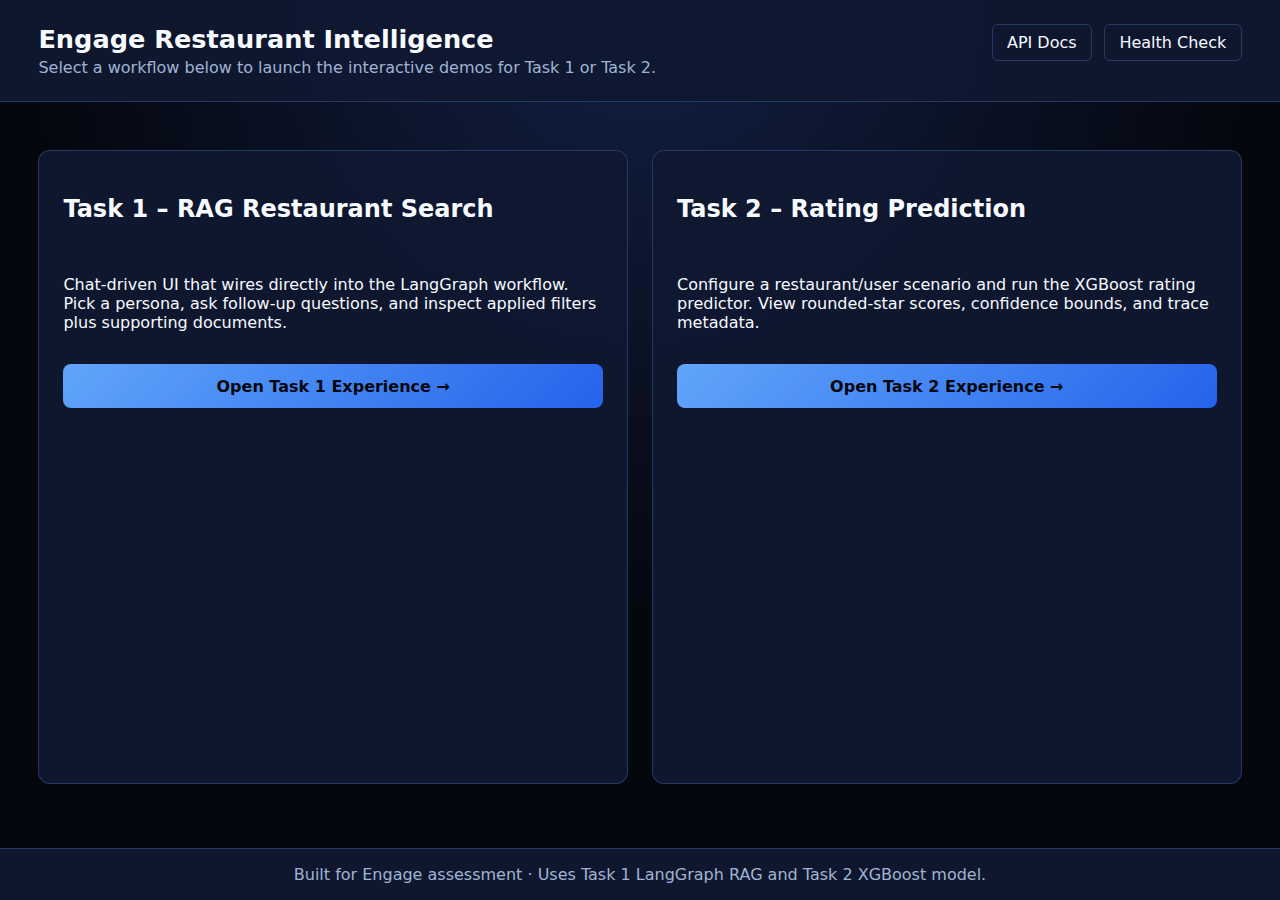
<file: task-3/backend/static/index.html>
<!DOCTYPE html>
<html lang="en">
  <head>
    <meta charset="UTF-8" />
    <meta
      name="viewport"
      content="width=device-width, initial-scale=1.0"
    />
    <title>Engage Restaurant Intelligence</title>
    <link rel="stylesheet" href="styles.css" />
  </head>
  <body>
    <header>
      <div>
        <h1>Engage Restaurant Intelligence</h1>
        <p>Select a workflow below to launch the interactive demos for Task&nbsp;1 or Task&nbsp;2.</p>
      </div>
      <div class="header-links">
        <a href="/docs" target="_blank" rel="noreferrer">API Docs</a>
        <a href="/v1/healthz" target="_blank" rel="noreferrer">Health Check</a>
      </div>
    </header>

    <main class="landing-grid">
      <article class="card landing-card">
        <h2>Task 1 – RAG Restaurant Search</h2>
        <p>
          Chat-driven UI that wires directly into the LangGraph workflow. Pick a persona,
          ask follow-up questions, and inspect applied filters plus supporting documents.
        </p>
        <a class="cta-link" href="task1.html">Open Task 1 Experience →</a>
      </article>

      <article class="card landing-card">
        <h2>Task 2 – Rating Prediction</h2>
        <p>
          Configure a restaurant/user scenario and run the XGBoost rating predictor.
          View rounded-star scores, confidence bounds, and trace metadata.
        </p>
        <a class="cta-link" href="task2.html">Open Task 2 Experience →</a>
      </article>
    </main>

    <footer>
      Built for Engage assessment &middot; Uses Task&nbsp;1 LangGraph RAG and Task&nbsp;2 XGBoost model.
    </footer>
  </body>
</html>
</file>
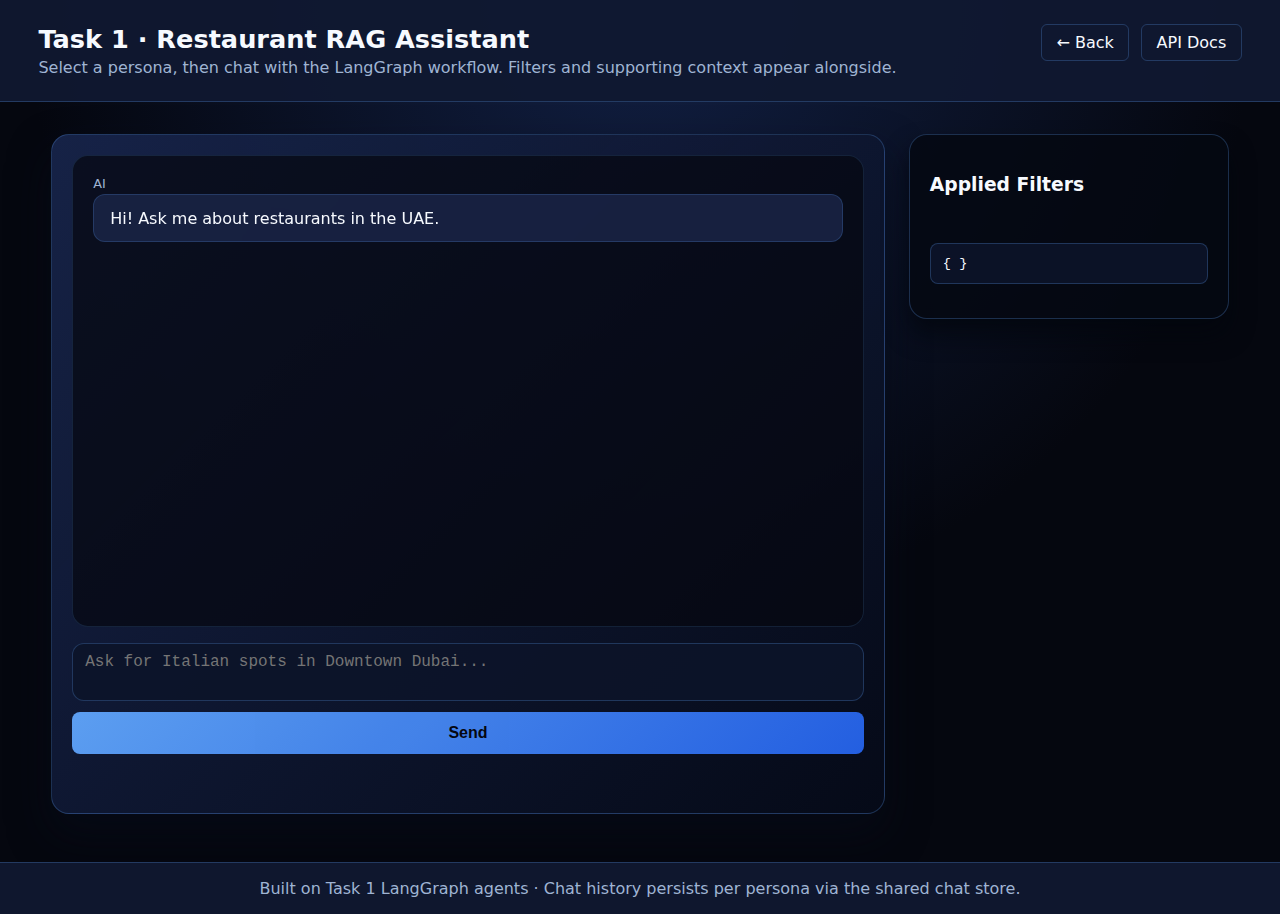
<file: task-3/backend/static/task1.html>
<!DOCTYPE html>
<html lang="en">
  <head>
    <meta charset="UTF-8" />
    <meta name="viewport" content="width=device-width, initial-scale=1.0" />
    <title>Task 1 &mdash; RAG Assistant</title>
    <link rel="stylesheet" href="styles.css" />
  </head>
  <body class="task-page">
    <header>
      <div>
        <h1>Task 1 &middot; Restaurant RAG Assistant</h1>
        <p>Select a persona, then chat with the LangGraph workflow. Filters and supporting context appear alongside.</p>
      </div>
      <div class="header-links">
        <a href="/ui/" rel="noreferrer">← Back</a>
        <a href="/docs" target="_blank" rel="noreferrer">API Docs</a>
      </div>
    </header>

    <main class="task1-layout no-persona">
      <section class="chat-panel">
        <div id="chatLog" class="chat-log">
          <div class="chat-message ai">
            <div class="label">AI</div>
            <div class="bubble">Hi! Ask me about restaurants in the UAE.</div>
          </div>
        </div>
        <form id="chatForm" class="chat-input">
          <textarea id="chatInput" placeholder="Ask for Italian spots in Downtown Dubai..." rows="2" required></textarea>
          <button type="submit">Send</button>
        </form>
        <div id="chatStatus" class="status"></div>
      </section>

      <aside class="filters-panel card">
        <h3>Applied Filters</h3>
        <pre id="filterBox">{ }</pre>
      </aside>
    </main>

    <footer>
      Built on Task 1 LangGraph agents &middot; Chat history persists per persona via the shared chat store.
    </footer>

    <script type="module" src="task1.js"></script>
  </body>
</html>
</file>
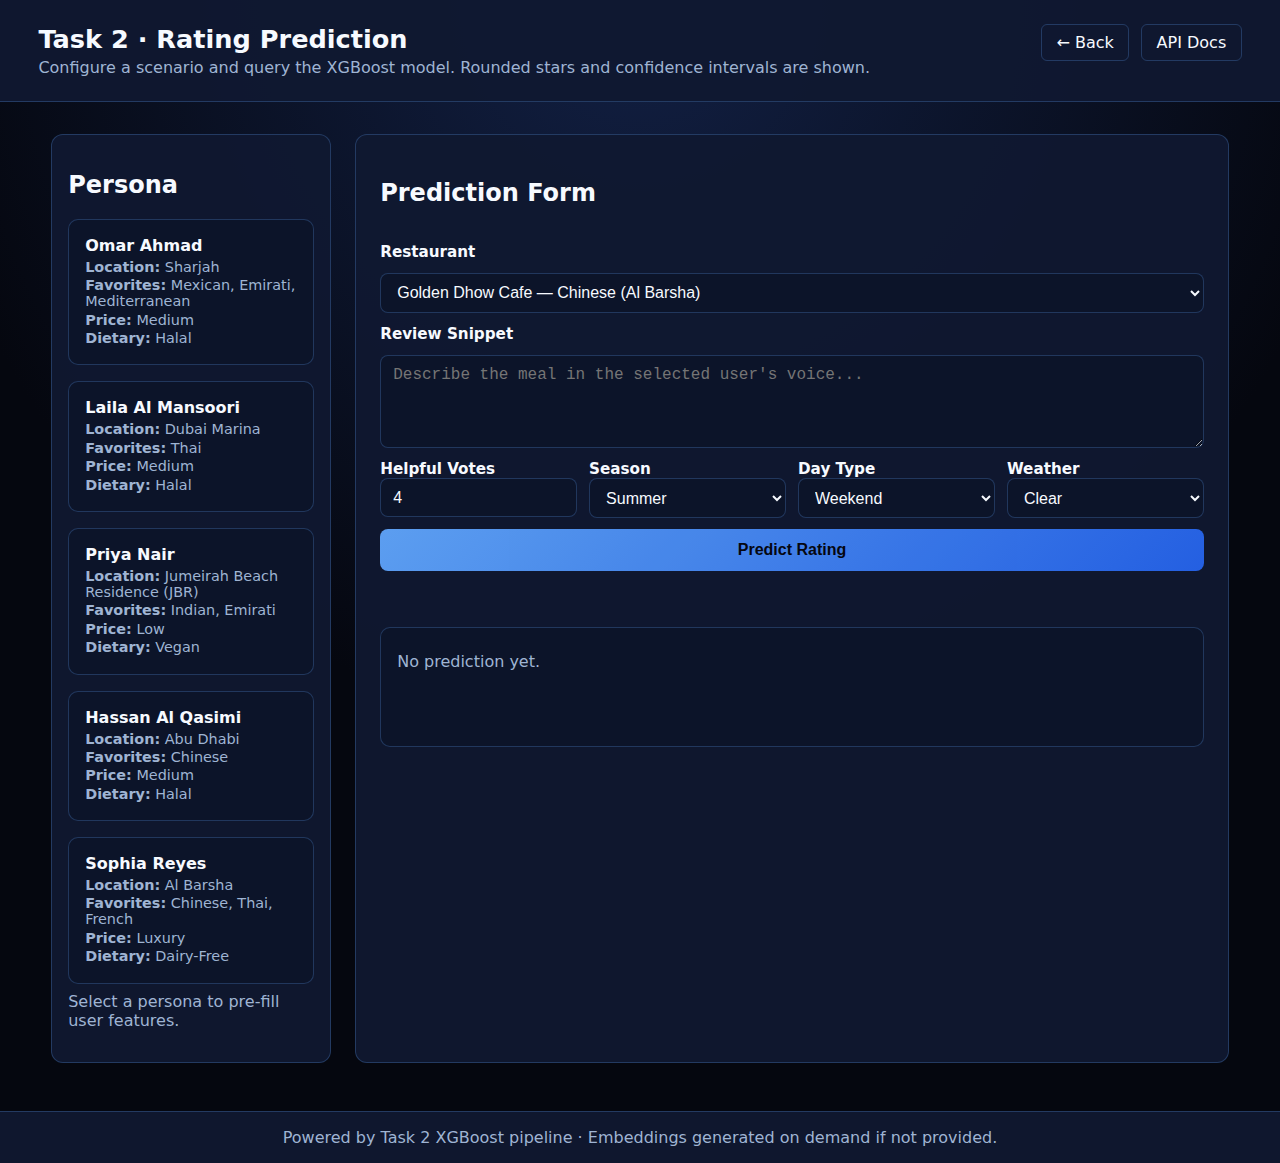
<file: task-3/backend/static/task2.html>
<!DOCTYPE html>
<html lang="en">
  <head>
    <meta charset="UTF-8" />
    <meta name="viewport" content="width=device-width, initial-scale=1.0" />
    <title>Task 2 &mdash; Rating Prediction</title>
    <link rel="stylesheet" href="styles.css" />
  </head>
  <body class="task-page">
    <header>
      <div>
        <h1>Task 2 &middot; Rating Prediction</h1>
        <p>Configure a scenario and query the XGBoost model. Rounded stars and confidence intervals are shown.</p>
      </div>
      <div class="header-links">
        <a href="/ui/" rel="noreferrer">← Back</a>
        <a href="/docs" target="_blank" rel="noreferrer">API Docs</a>
      </div>
    </header>

    <main class="task2-layout">
      <section class="persona-panel">
        <h2>Persona</h2>
        <div id="personaCards" class="user-grid"></div>
        <p id="personaNote" class="muted">Select a persona to pre-fill user features.</p>
      </section>

      <section class="prediction-panel card">
        <h2>Prediction Form</h2>
        <form id="ratingForm">
          <label for="restaurantSelect">Restaurant</label>
          <select id="restaurantSelect"></select>

          <label for="reviewText">Review Snippet</label>
          <textarea
            id="reviewText"
            rows="4"
            placeholder="Describe the meal in the selected user's voice..."
            required
          ></textarea>

          <div class="form-grid">
            <label>
              Helpful Votes
              <input type="number" id="helpfulCount" min="0" value="4" />
            </label>
            <label>
              Season
              <select id="seasonSelect">
                <option>Winter</option>
                <option>Spring</option>
                <option selected>Summer</option>
                <option>Autumn</option>
              </select>
            </label>
            <label>
              Day Type
              <select id="dayTypeSelect">
                <option>Weekday</option>
                <option selected>Weekend</option>
              </select>
            </label>
            <label>
              Weather
              <select id="weatherSelect">
                <option selected>Clear</option>
                <option>Windy</option>
                <option>Rainy</option>
              </select>
            </label>
          </div>

          <button type="submit">Predict Rating</button>
        </form>
        <div id="ratingStatus" class="status"></div>
        <div id="ratingResult" class="result">
          <p class="muted">No prediction yet.</p>
        </div>
      </section>
    </main>

    <footer>
      Powered by Task 2 XGBoost pipeline &middot; Embeddings generated on demand if not provided.
    </footer>

    <script type="module" src="task2.js"></script>
  </body>
</html>
</file>
<file: task-3/backend/static/styles.css>
:root {
  --bg: #05070f;
  --bg-accent: radial-gradient(circle at top, #122044, #05070f 55%);
  --panel: rgba(12, 20, 41, 0.9);
  --panel-alt: rgba(16, 24, 48, 0.95);
  --accent: #60a5fa;
  --accent-dark: #2563eb;
  --text: #f7faff;
  --muted: #9fb4d3;
  --border: rgba(96, 165, 250, 0.25);
  font-family: "Inter", "Segoe UI", system-ui, -apple-system, sans-serif;
}

* {
  box-sizing: border-box;
}

body {
  margin: 0;
  background: var(--bg);
  background-image: var(--bg-accent);
  color: var(--text);
  min-height: 100vh;
  display: flex;
  flex-direction: column;
}

header {
  display: flex;
  justify-content: space-between;
  align-items: flex-start;
  padding: 1.5rem 3vw;
  background: var(--panel-alt);
  border-bottom: 1px solid var(--border);
  gap: 1rem;
}

header h1 {
  margin: 0 0 0.25rem;
  font-size: clamp(1.5rem, 2vw, 2.2rem);
}

header p {
  margin: 0;
  color: var(--muted);
}

.header-links {
  display: flex;
  gap: 0.75rem;
  flex-wrap: wrap;
}

.header-links a {
  padding: 0.5rem 0.9rem;
  border: 1px solid var(--border);
  border-radius: 6px;
  color: var(--text);
  text-decoration: none;
  transition: background 0.2s;
}

.header-links a:hover {
  background: var(--panel);
}

main {
  padding: 2rem 3vw 4rem;
  flex: 1;
}

.users-panel {
  margin-bottom: 2rem;
}

.users-panel h2 {
  margin: 0 0 0.5rem;
}

.user-grid {
  display: grid;
  grid-template-columns: repeat(auto-fill, minmax(220px, 1fr));
  gap: 1rem;
}

.user-card {
  border: 1px solid var(--border);
  border-radius: 10px;
  padding: 1rem;
  background: var(--panel);
  cursor: pointer;
  transition: border 0.2s, transform 0.2s;
}

.user-card.selected {
  border-color: var(--accent);
  transform: translateY(-4px);
  box-shadow: 0 10px 20px rgba(8, 145, 178, 0.2);
}

.user-card h4 {
  margin: 0 0 0.25rem;
}

.user-card p {
  margin: 0.15rem 0;
  color: var(--muted);
  font-size: 0.9rem;
}

.muted {
  color: var(--muted);
  margin-top: 0.5rem;
}

.card {
  border: 1px solid var(--border);
  border-radius: 12px;
  padding: 1.5rem;
  background: var(--panel-alt);
  display: flex;
  flex-direction: column;
  gap: 1rem;
}

form {
  display: flex;
  flex-direction: column;
  gap: 0.75rem;
}

label {
  font-weight: 600;
  font-size: 0.95rem;
}

textarea,
select,
input[type="number"] {
  width: 100%;
  border-radius: 8px;
  border: 1px solid var(--border);
  padding: 0.6rem 0.75rem;
  background: var(--panel);
  color: var(--text);
  font-size: 1rem;
}

textarea:focus,
select:focus,
input:focus {
  outline: 1px solid var(--accent);
}

.form-grid {
  display: grid;
  grid-template-columns: repeat(auto-fit, minmax(140px, 1fr));
  gap: 0.75rem;
}

button {
  border: none;
  border-radius: 8px;
  padding: 0.75rem;
  font-size: 1rem;
  background: linear-gradient(135deg, var(--accent), var(--accent-dark));
  color: var(--bg);
  font-weight: 600;
  cursor: pointer;
  transition: transform 0.2s, opacity 0.2s;
}

.landing-grid {
  display: grid;
  grid-template-columns: repeat(auto-fit, minmax(260px, 1fr));
  gap: 1.5rem;
  margin-top: 1rem;
}

.landing-card {
  display: flex;
  flex-direction: column;
  gap: 1rem;
}

.cta-link {
  display: inline-flex;
  align-items: center;
  justify-content: center;
  text-decoration: none;
  padding: 0.8rem;
  border-radius: 8px;
  background: linear-gradient(135deg, var(--accent), var(--accent-dark));
  color: var(--bg);
  font-weight: 600;
}

.cta-link:hover {
  opacity: 0.9;
}

.task-page {
  min-height: 100vh;
  display: flex;
  flex-direction: column;
}

.task1-layout,
.task2-layout {
  display: grid;
  grid-template-columns: minmax(0, 1fr) 320px;
  gap: 1.5rem;
  padding: 2rem clamp(1.5rem, 4vw, 4rem) 3rem;
}

.task2-layout {
  grid-template-columns: 280px minmax(0, 1fr);
}

.persona-panel {
  border: 1px solid var(--border);
  border-radius: 12px;
  padding: 1rem;
  background: var(--panel-alt);
  height: max-content;
}

.chat-panel {
  display: flex;
  flex-direction: column;
  gap: 1rem;
  border: 1px solid var(--border);
  border-radius: 18px;
  padding: 1.25rem;
  background: linear-gradient(135deg, rgba(23, 36, 74, 0.95), rgba(6, 11, 25, 0.9));
  box-shadow: 0 20px 40px rgba(6, 11, 25, 0.6);
  min-height: calc(100vh - 220px);
}

.chat-log {
  flex: 1;
  border: 1px solid rgba(96, 165, 250, 0.15);
  border-radius: 16px;
  padding: 1.25rem;
  background: rgba(5, 7, 15, 0.7);
  overflow-y: auto;
}

.chat-message {
  margin-bottom: 1rem;
}

.chat-message .label {
  font-size: 0.8rem;
  color: var(--muted);
  margin-bottom: 0.2rem;
}

.chat-message .bubble {
  padding: 0.85rem 1rem;
  border-radius: 12px;
  background: rgba(26, 37, 70, 0.85);
  border: 1px solid rgba(96, 165, 250, 0.2);
  backdrop-filter: blur(8px);
}

.chat-message.user .bubble {
  background: rgba(96, 165, 250, 0.2);
  border-color: rgba(96, 165, 250, 0.45);
}

.chat-input {
  display: flex;
  gap: 0.75rem;
}

.chat-input textarea {
  flex: 1;
  resize: none;
  border-radius: 12px;
  min-height: 58px;
}

.filters-panel {
  border: 1px solid var(--border);
  border-radius: 18px;
  padding: 1.25rem;
  background: rgba(5, 8, 18, 0.85);
  box-shadow: 0 15px 25px rgba(3, 6, 14, 0.8);
  height: fit-content;
}

.filters-panel pre {
  background: var(--panel);
  border: 1px solid var(--border);
  border-radius: 8px;
  padding: 0.75rem;
  font-size: 0.85rem;
  max-height: 200px;
  overflow: auto;
}

.chat-panel button,
button {
  transform: translateY(-1px);
  opacity: 0.95;
}

.status {
  min-height: 1.4rem;
  font-size: 0.9rem;
}

.status.error {
  color: #fda4af;
}

.status.success {
  color: #86efac;
}

.result {
  border: 1px solid var(--border);
  border-radius: 10px;
  padding: 1rem;
  background: var(--panel);
  min-height: 120px;
}

.result h4 {
  margin-top: 0;
}

.docs-list {
  list-style: decimal;
  padding-left: 1.2rem;
}

footer {
  text-align: center;
  padding: 1rem 0;
  border-top: 1px solid var(--border);
  background: var(--panel-alt);
  color: var(--muted);
}

@media (max-width: 768px) {
  header {
    flex-direction: column;
  }
  .task1-layout,
  .task2-layout {
    grid-template-columns: 1fr;
  }
  .chat-log {
    min-height: 320px;
  }
}
</file>
